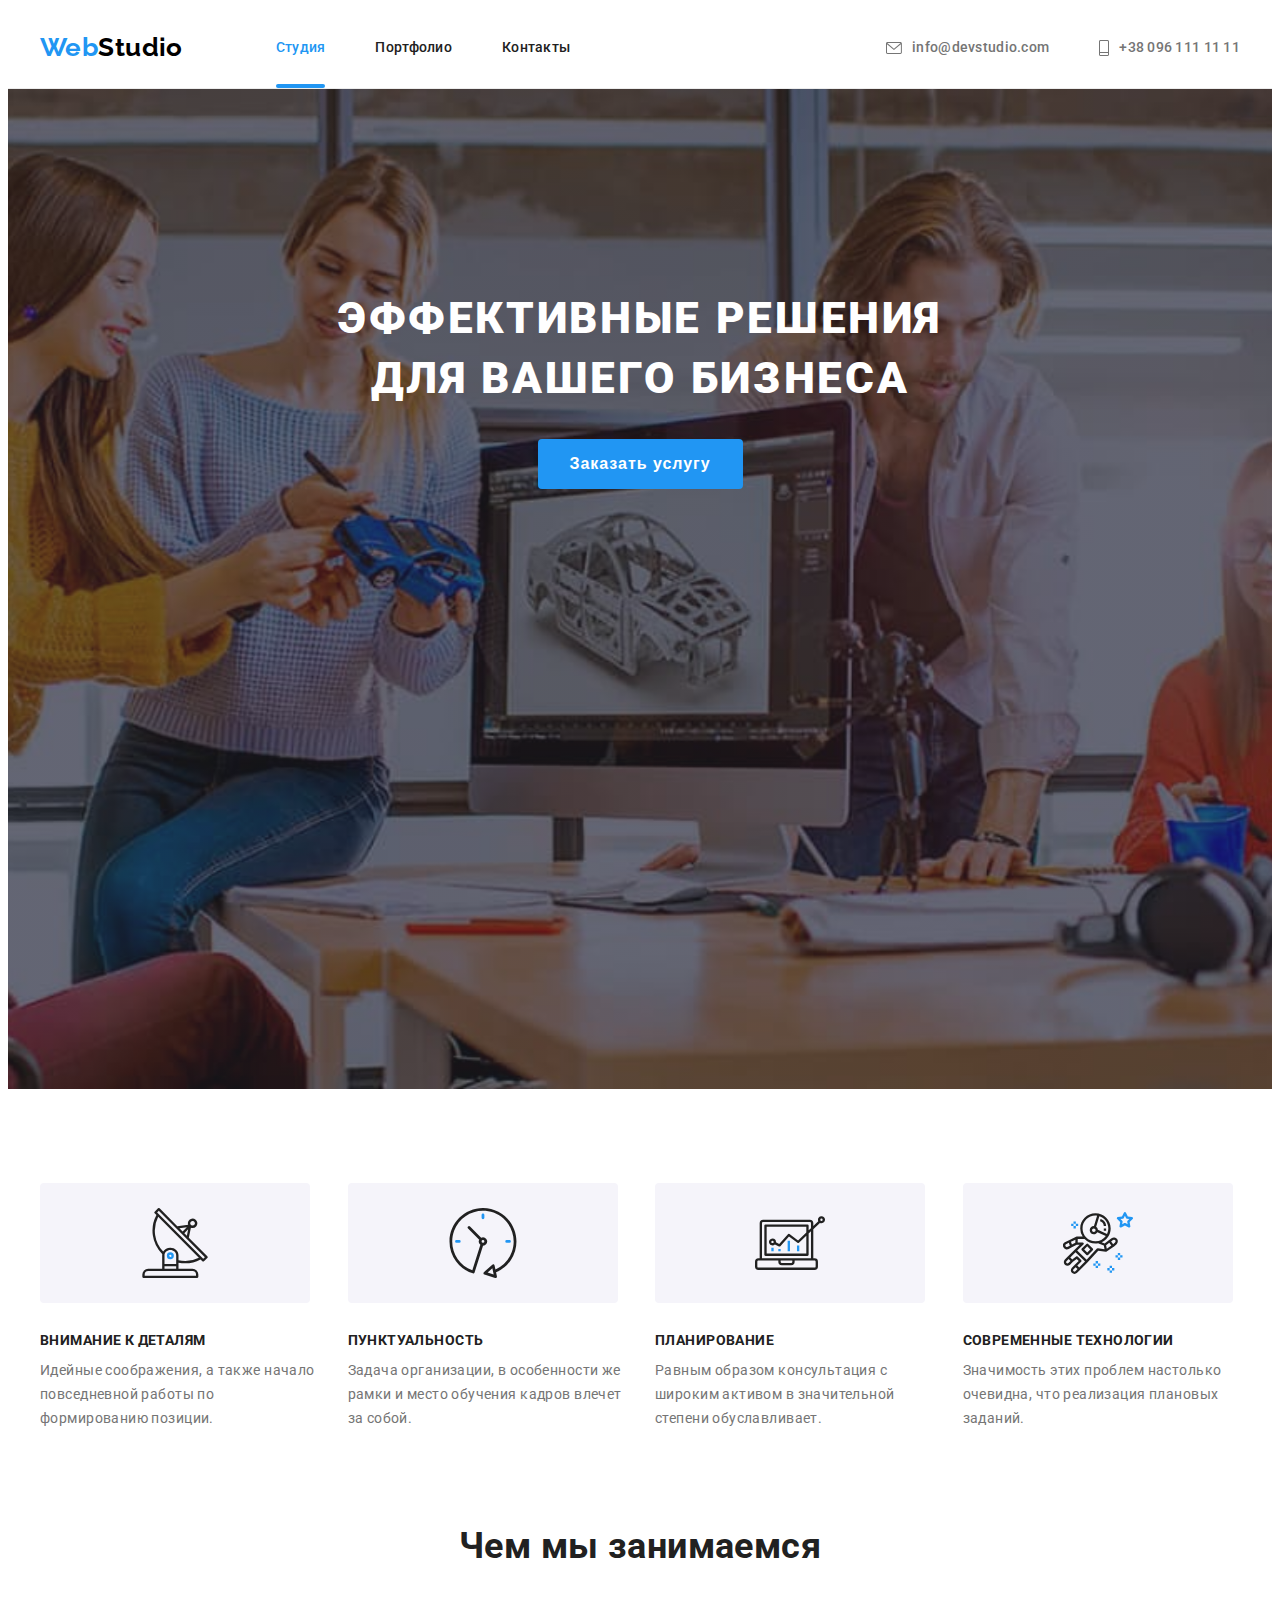
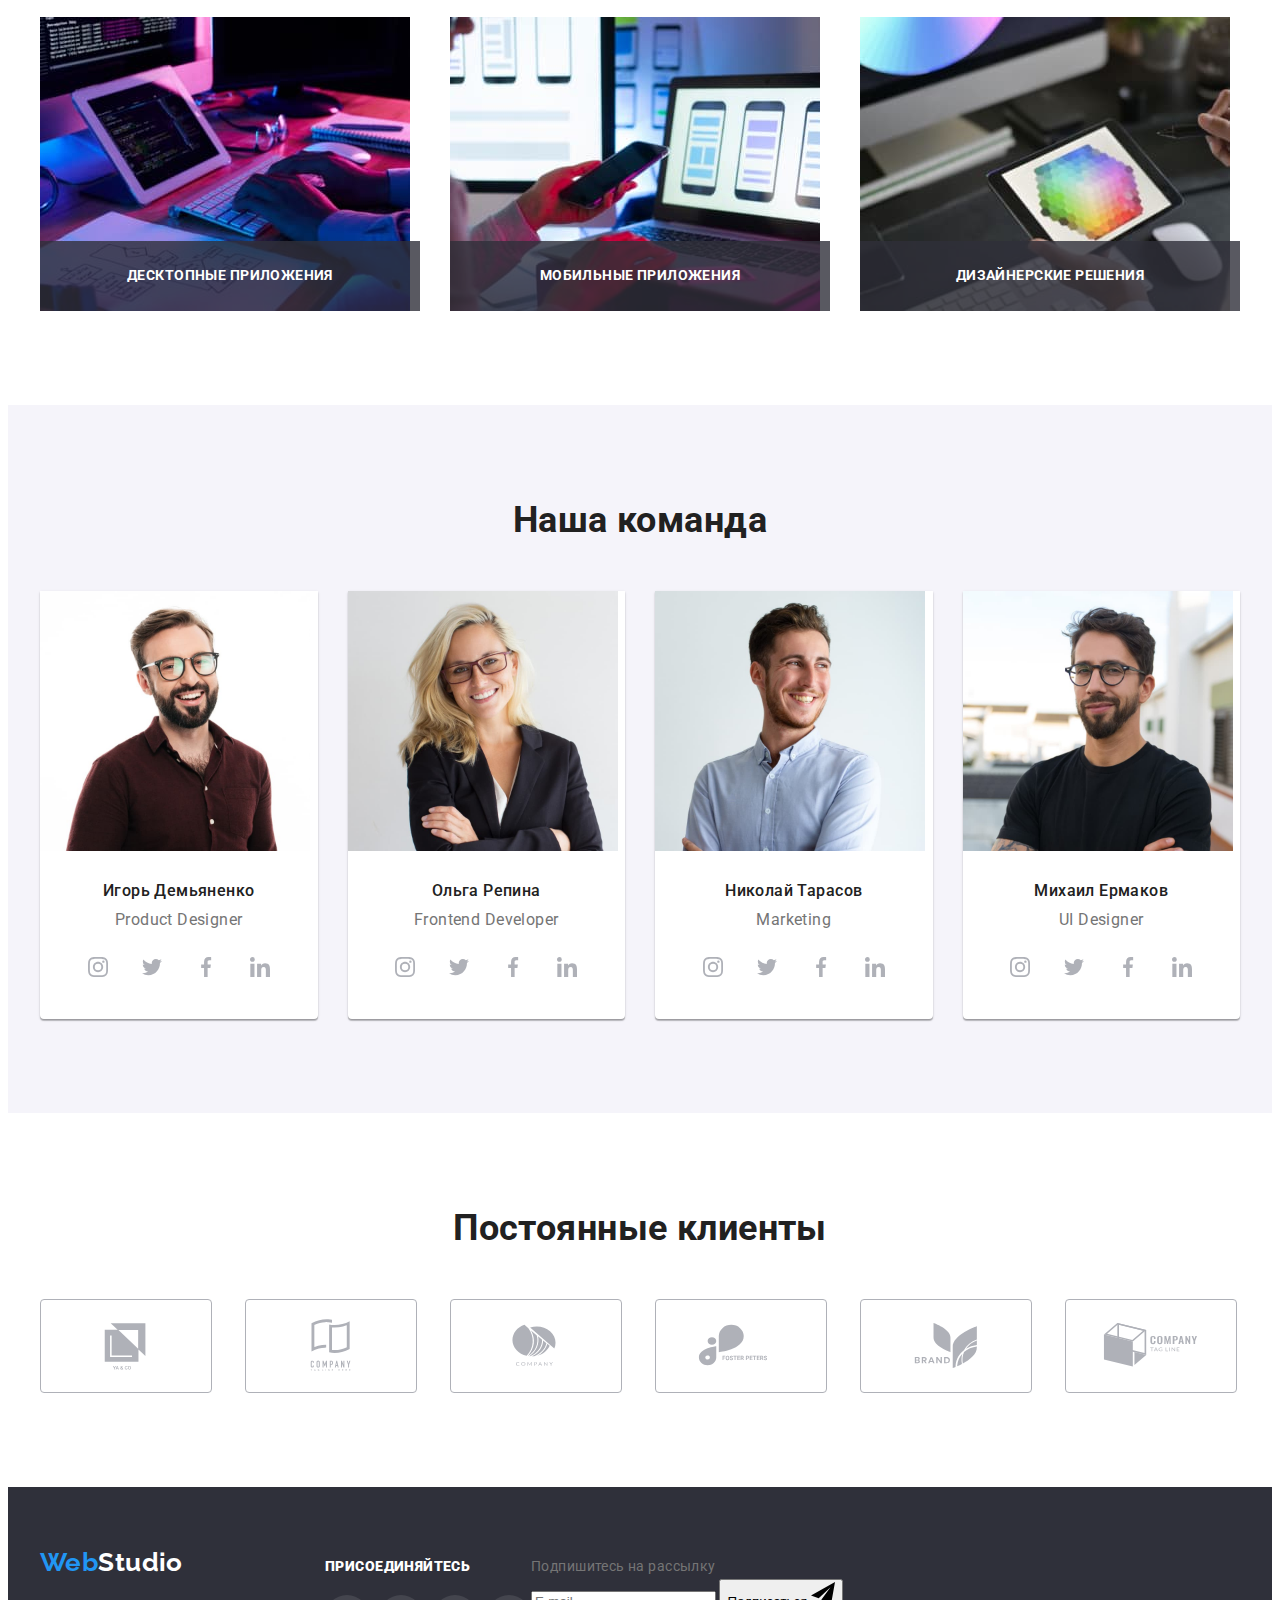
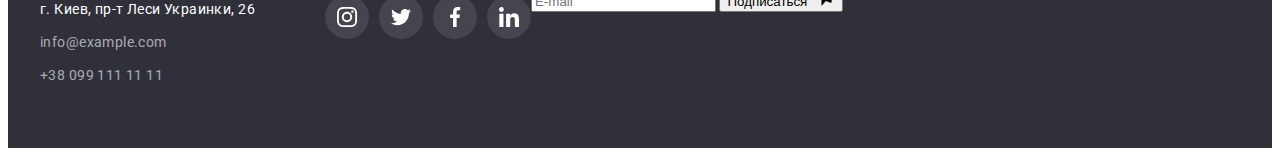
<file: index.html>
<!DOCTYPE html>
<html lang="ru">
	<head>
		<meta charset="UTF-8">
		<meta http-equiv="X-UA-Compatible" content="IE=edge">
		<meta name="viewport" content="width=device-width, initial-scale=1.0">
		<title>WebStudio</title>
		<link rel="preconnect" href="https://fonts.gstatic.com">
		<link href="https://fonts.googleapis.com/css2?family=Raleway:wght@700&family=Roboto:wght@400;500;700;900&display=swap"
			rel="stylesheet">
		<link rel="stylesheet" href="https://cdnjs.cloudflare.com/ajax/libs/animate.css/4.1.1/animate.min.css" />
		<link rel="stylesheet" href="https://cdnjs.cloudflare.com/ajax/libs/modern-normalize/1.0.0/modern-normalize.min.css"
				integrity="sha512-ISS7cAi1PEhQ8jnbJpJZMd29NlhNj4AWYyLOSp2CE/CsHxTCu+r+t0D2yoJudVrd0/8fTVPUVDzY5Tvli75u/g=="
				crossorigin="anonymous" />
		<link rel="stylesheet" href="./css/styles.css">
 </head>

	<body>
		<header class="page-header">
				<div class="header-container container">
					<nav class="header-nav">
						<a class="logo-header logo text animate__rubberBand" href="./index.html" lang="en"><span class="logo-accent">Web</span>Studio</a>

						<!--Site navigation-->
						<ul class="menu-nav list ">
							<li class="menu-item">
								<a class="menu-link active text font" href="./index.html" >Студия</a>
							</li>
							<li class="menu-item">
								<a class="menu-link text font" href="./portfolio.html">Портфолио</a>
							</li>
							<li class="menu-item">
								<a class="menu-link text font" href="" >Контакты</a>
							</li>
						</ul>
					</nav>

					<!--Contacts-->
					<ul class="contacts-header list">
						<li class="contact-item">
							<a class="contact-link-header text font" href="mailto:info@devstudio.com">
								<svg class="contact-icon" width="16" height="12">
								  <use href="./images/sprite.svg#envelope"> </use>
							  </svg>info@devstudio.com
							</a>
						</li>
						<li class="contact-item">
							<a class="contact-link-header text font" href="tel:+380961111111">
								<svg class="contact-icon" width="10" height="16">
								  <use href="./images/sprite.svg#smartphone"></use>
							  </svg>+38 096 111 11 11
							</a>
						</li>
					</ul>
			</div>	
		</header>
		<main>

		<!--Hero-->
			<section class="section-hero">
				<div class="hero-container container">
					<h1 class="hero-title">Эффективные решения для вашего бизнеса</h1>
					<button class="btn-hero" type="button" data-modal-open>Заказать услугу</button>
				</div>
			</section>

			<!--Our qualities-->
			<section class="section-quality">
				<div class="container">

					<!--Hidden title-->
					<h2 class="visually-hidden">профессиональные качества</h2>

					<!--Qualities list-->
					<ul class="qualities-list list">
						<li class="qualities-item">
							<div class="conteiner-img">
								<svg class="qualities-icon">
									<use href="./images/sprite.svg#antenna"></use>
								</svg>
							</div>
							<h3 class="qualities-title">Внимание к деталям</h3>
							<p class="qualities-desc">Идейные соображения, а также начало повседневной работы по формированию позиции.</p>
						</li>
						<li class="qualities-item">
								<div class="conteiner-img">
									<svg class="qualities-icon">
										<use href="./images/sprite.svg#clock"></use>
									</svg>
								</div>
							<h3 class="qualities-title">Пунктуальность</h3>
							<p class="qualities-desc">Задача организации, в особенности же рамки и место обучения кадров влечет за собой.</p>
						</li>
						<li class="qualities-item">
								<div class="conteiner-img">
									<svg class="qualities-icon">
										<use href="./images/sprite.svg#diagram"></use>
									</svg>
								</div>
							<h3 class="qualities-title">Планирование</h3>
							<p class="qualities-desc">Равным образом консультация с широким активом в значительной степени обуславливает.</p>
						</li>
						<li class="qualities-item">
								<div class="conteiner-img">
									<svg class="qualities-icon">
										<use href="./images/sprite.svg#astronaut"></use>
									</svg>
								</div>
							<h3 class="qualities-title">Современные технологии</h3>
							<p class="qualities-desc">Значимость этих проблем настолько очевидна, что реализация плановых заданий.</p>
						</li>
					</ul>
				</div>
			</section>

			<!--Our work-->
			<section class="section-work section">
				<div class="container">
					<h2 class="section-title">Чем мы занимаемся</h2>
					<ul class="work-list list">
						<li class="work-item">
							<div class="label-work">	
								<img class="work-img" src="./images/working_out/img_1.jpg" alt="десктопные приложения" width="370" height="294">
								<p class="label-description">Десктопные приложения</p>
							</div>
						</li>
						<li class="work-item">
							<div class="label-work">	
								<img class="work-img" src="./images/working_out/img_2.jpg" alt="мобильные приложения" width="370" height="294">
								<p class="label-description">Мобильные приложения</p>
							</div>

						</li>
						<li class="work-item">
							<div class="label-work">	
								<img class="work-img" src="./images/working_out/img_3.jpg" alt="дизайнерские решения" width="370" height="294">
								<p class="label-description">Дизайнерские решения</p>
							</div>

						</li>
					</ul>
				</div>
			</section>

		<!--Team-->
			<section class="section-team section">
				<div class="container">
					<h2 class="section-title">Наша команда</h2>
					<ul class="participants-list list">
						<li class="participants-item">
							<img class="participant-img" src="./images/team/img_team_1.jpg" alt="сотрудник команды игорь" width="270" height="260">
							<div class="participants-list-content">
								<h3 class="participant-name">Игорь Демьяненко</h3>
								<p class="participant-position">Product Designer</p>
								<ul class="social-list list">
									<li class="social-list-title">
										<a class="social-list-link link" href="https://www.instagram.com/"
											target="_blank" rel="noreferrer noopener">
											<svg class="social-list-icon">
												<use href="./images/sprite.svg#instagram"></use>
											</svg>
										</a>
									</li>
									<li class="social-list-title">
										<a class="social-list-link link" href="https://www.twitter.com/"
											target="_blank" rel="noreferrer noopener">
											<svg class="social-list-icon">
												<use href="./images/sprite.svg#twitter"></use>
											</svg>
										</a>
									</li>
									<li class="social-list-title">
										<a class="social-list-link link" href="https://www.facebook.com/"
											target="_blank" rel="noreferrer noopener">
											<svg class="social-list-icon">
												<use href="./images/sprite.svg#facebook"></use>
											</svg>
										</a>
									</li>
									<li class="social-list-title">
										<a class="social-list-link link" href="https://www.linkedin.com/"
											target="_blank" rel="noreferrer noopener">
											<svg class="social-list-icon">
												<use href="./images/sprite.svg#linkedin"></use>
											</svg>
										</a>
									</li>
								</ul>
							</div>
						</li>
						<li class="participants-item">
							<img class="participant-img" src="./images/team/img_team_2.jpg" alt="coотрудник команды ольга" width="270" height="260">
							<div class="participants-list-content">
							  <h3 class="participant-name">Ольга Репина</h3>
							  <p class="participant-position">Frontend Developer</p>
									<ul class="social-list list">
										<li class="social-list-title">
											<a class="social-list-link link" href="https://www.instagram.com/"
												target="_blank" rel="noreferrer noopener">
												<svg class="social-list-icon">
													<use href="./images/sprite.svg#instagram"></use>
												</svg>
											</a>
										</li>
										<li class="social-list-title">
											<a class="social-list-link link" href="https://www.twitter.com/"
												target="_blank" rel="noreferrer noopener">
												<svg class="social-list-icon">
													<use href="./images/sprite.svg#twitter"></use>
												</svg>
											</a>
										</li>
										<li class="social-list-title">
											<a class="social-list-link link" href="https://www.facebook.com/"
												target="_blank" rel="noreferrer noopener">
												<svg class="social-list-icon">
													<use href="./images/sprite.svg#facebook"></use>
												</svg>
											</a>
										</li>
										<li class="social-list-title">
											<a class="social-list-link link" href="https://www.linkedin.com/"
												target="_blank" rel="noreferrer noopener">
												<svg class="social-list-icon">
													<use href="./images/sprite.svg#linkedin"></use>
												</svg>
											</a>
										</li>
									</ul>
							</div>
						</li>
						<li class="participants-item">
							<img class="participant-img" src="./images/team/img_team_3.jpg" alt="cотрудник команды николай" width="270" height="260">
							<div class="participants-list-content">
							  <h3 class="participant-name">Николай Тарасов</h3>
							  <p class="participant-position">Marketing</p>
									<ul class="social-list list">
										<li class="social-list-title">
											<a class="social-list-link link" href="https://www.instagram.com/"
											  target="_blank" rel="noreferrer noopener">
												<svg class="social-list-icon">
													<use href="./images/sprite.svg#instagram"></use>
												</svg>
											</a>
										</li>
										<li class="social-list-title">
											<a class="social-list-link link" href="https://www.twitter.com/"
												target="_blank" rel="noreferrer noopener">
												<svg class="social-list-icon">
													<use href="./images/sprite.svg#twitter"></use>
												</svg>
											</a>
										</li>
										<li class="social-list-title">
											<a class="social-list-link link" href="https://www.facebook.com/"
												target="_blank" rel="noreferrer noopener">
												<svg class="social-list-icon">
													<use href="./images/sprite.svg#facebook"></use>
												</svg>
											</a>
										</li>
										<li class="social-list-title">
											<a class="social-list-link link" href="https://www.linkedin.com/"
												target="_blank" rel="noreferrer noopener">
												<svg class="social-list-icon">
													<use href="./images/sprite.svg#linkedin"></use>
												</svg>
											</a>
										</li>
									</ul>
							</div>
						</li>
						<li class="participants-item">
							<img class="participant-img" src="./images/team/img_team_4.jpg" alt="cотрудник команды михаил" width="270" height="260">
							<div class="participants-list-content">
							  <h3 class="participant-name">Михаил Ермаков</h3>
							  <p class="participant-position">UI Designer</p>
									<ul class="social-list list">
										<li class="social-list-title">
											<a class="social-list-link link" href="https://www.instagram.com/"
												target="_blank" rel="noreferrer noopener">
												<svg class="social-list-icon">
													<use href="./images/sprite.svg#instagram"></use>
												</svg>
											</a>
										</li>
										<li class="social-list-title">
											<a class="social-list-link link" href="https://www.twitter.com/"
												target="_blank" rel="noreferrer noopener">
												<svg class="social-list-icon">
													<use href="./images/sprite.svg#twitter"></use>
												</svg>
											</a>
										</li>
										<li class="social-list-title">
											<a class="social-list-link link" href="https://www.facebook.com/"
												target="_blank" rel="noreferrer noopener">
												<svg class="social-list-icon">
													<use href="./images/sprite.svg#facebook"></use>
												</svg>
											</a>
										</li>
										<li class="social-list-title">
											<a class="social-list-link link" href="https://www.linkedin.com/"
												target="_blank" rel="noreferrer noopener">
												<svg class="social-list-icon">
													<use href="./images/sprite.svg#linkedin"></use>
												</svg>
											</a>
										</li>
									</ul>
							</div>
						</li>
					</ul>
				</div>
			</section>

					<!-- Clients -->
					
					<section class="section-clients section">
						<div class="container">
							<h2 class="section-title">Постоянные клиенты</h2>
							<ul class="clients-list list">
								<li class="client-item">
									<a class="client-company-link" href="">
										<svg class="company-logo">
											<use href="./images/sprite.svg#yako"></use>
										</svg>
									</a>
								</li>
								<li class="client-item">
									<a class="client-company-link" href="">
										<svg class="company-logo">
											<use href="./images/sprite.svg#here"></use>
										</svg></a>
								</li>
								<li class="client-item">
									<a class="client-company-link" href="">
										<svg class="company-logo">
											<use href="./images/sprite.svg#company"></use>
										</svg>
									</a>
								</li>
								<li class="client-item">
									<a class="client-company-link" href="">
										<svg class="company-logo">
											<use href="./images/sprite.svg#fosterpeters"></use>
										</svg>
									</a>
								</li>
								<li class="client-item">
									<a class="client-company-link" href="">
										<svg class="company-logo">
											<use href="./images/sprite.svg#brand"></use>
										</svg>
									</a>
								</li>
								<li class="client-item">
									<a class="client-company-link" href="">
										<svg class="company-logo">
											<use href="./images/sprite.svg#tagline"></use>
										</svg>
									</a>
								</li>
							</ul>
						</div>
					</section>
		</main>

		<footer class="footer">
			<div class="footer-container container">
				<div class="address-footer ">
					<a class="logo-footer logo text" href="./index.html" lang="en"><span class="logo-accent">Web</span>Studio</a>
					<address class="address">
						<ul class="contacts-list list">
							<li class="contacts-item">
								<a class="our-address text" href="https://goo.gl/maps/fqdsJeKu8w5rpEoA8"  target="_blank" rel="noopener noreferrer">г. Киев, пр-т Леси
									Украинки, 26</a>
							</li>
							<li class="contacts-item">
								<a class="contact-link mail text" href="mailto:info@example.com">info@example.com</a>
							</li>
							<li class="contacts-item">
								<a class="contact-link tel text" href="tel:+380991111111">+38 099 111 11 11</a>
							</li>
						</ul>
					</address>
				</div>
				<div class="footer-social">
					<p class="social-title"><b>присоединяйтесь</b></p>
					<ul class="footer-social-list list">
						<li class="footer-social-item">
							<a class="footer-social-link" href="https://www.instagram.com/"
							target="_blank" rel="noreferrer noopener">
								<svg class="footer-social-icon">
									<use href="./images/sprite.svg#instagram"></use>
								</svg>
							</a>
						</li>
						<li class="footer-social-item">
							<a class="footer-social-link" href="https://www.twitter.com/"
							target="_blank" rel="noreferrer noopener">
								<svg class="footer-social-icon">
									<use href="./images/sprite.svg#twitter"></use>
								</svg>
							</a>
						</li>
						<li class="footer-social-item">
							<a class="footer-social-link" href="https://www.facebook.com/"
							target="_blank" rel="noreferrer noopener">
								<svg class="footer-social-icon">
									<use href="./images/sprite.svg#facebook"></use>
								</svg>
							</a>
						</li>
						<li class="footer-social-item">
							<a class="footer-social-link" href="https://www.linkedin.com/"
							target="_blank" rel="noreferrer noopener">
								<svg class="footer-social-icon">
									<use href="./images/sprite.svg#linkedin"></use>
								</svg>
							</a>
						</li>
					</ul>
				</div>
				<div class="footer-mailing">
						<p class="form-mailing-title">Подпишитесь на рассылку</p>
					<form action="#" class="form-mailing">
						<label class="form-mailing-fielid">
							<input class="form-mailing-iput" type="email" name="email" placeholder="E-mail" >
						</label>
						<button type="submit" class="footer-form-btn">
							Подписаться
							<svg class="btn-icon" width="24" height="24">
								<use href="./images/sprite-ok.svg#icon-send"></use>
							</svg>
						</button>
					</form>
				</div>
				
			</div>
		</footer>
		<div class="backdrop is-hidden" data-modal>
			<div class="modal">
				<button type="button" class="modal-close-btn" data-modal-close>
					<svg class="close-btn-icon" width="18" height="18">
						<use href="./images/sprite.svg#close-black"></use>
					</svg>
				</button>
				<form action="#" method="GET" class="modal-form">
					<p class="modal-form-head">Оставьте свои данные, мы вам перезвоним</p>
					<label class="modal-form-field">
						Имя
						<span class="modal-form-input-wrapper">
							<input type="text" name="user-name" class="modal-form-input" minlength="2" required>
							<svg class="modal-form-icon" width="12" height="12">
								<use href="./images/sprite.svg#icon-form-name"></use>
							</svg>
						</span>
					</label>
					<label class="modal-form-field">
						Телефон
						<span class="modal-form-input-wrapper">
							<input type="tel" name="user-phone" class="modal-form-input" required
							pattern="[0-9]{3}-[0-9]{3}-[0-9]{2}-[0-9]{2}" title="096-111-11-11">
							<svg class="modal-form-icon" width="13" height="13">
								<use href="./images/sprite.svg#icon-form-tel"></use>
							</svg>
						</span>
					</label>
					<label class="modal-form-field">
						Почта
						<span class="modal-form-input-wrapper">
							<input type="email" name="user-email" class="modal-form-input" required>
							<svg class="modal-form-icon" width="15" height="12">
								<use href="./images/sprite.svg#icon-form-mail"></use>
							</svg>
						</span>
					</label>
					<label class="modal-form-field">
						Комментарий
						<textarea name="user-message" class="modal-form-message" placeholder="Введите текст"></textarea>
					</label>
					<label class="modal-form-check">
						<input class="form-check-input visually-hidden-checkbox" type="checkbox" name="user-policy"  required />
						<span class="checkbox-icon"> </span>
						Соглашаюсь с рассылкой и принимаю
						<a class="modal-form-policy-link" href=""> Условия договора</a>
					</label>
				
						<button type="submit" class="modal-form-btn">Отправить</button>
				</form>
			</div>
		</div>
		<script src="./js/modal.js"></script>
	</body>
</html>
</file>
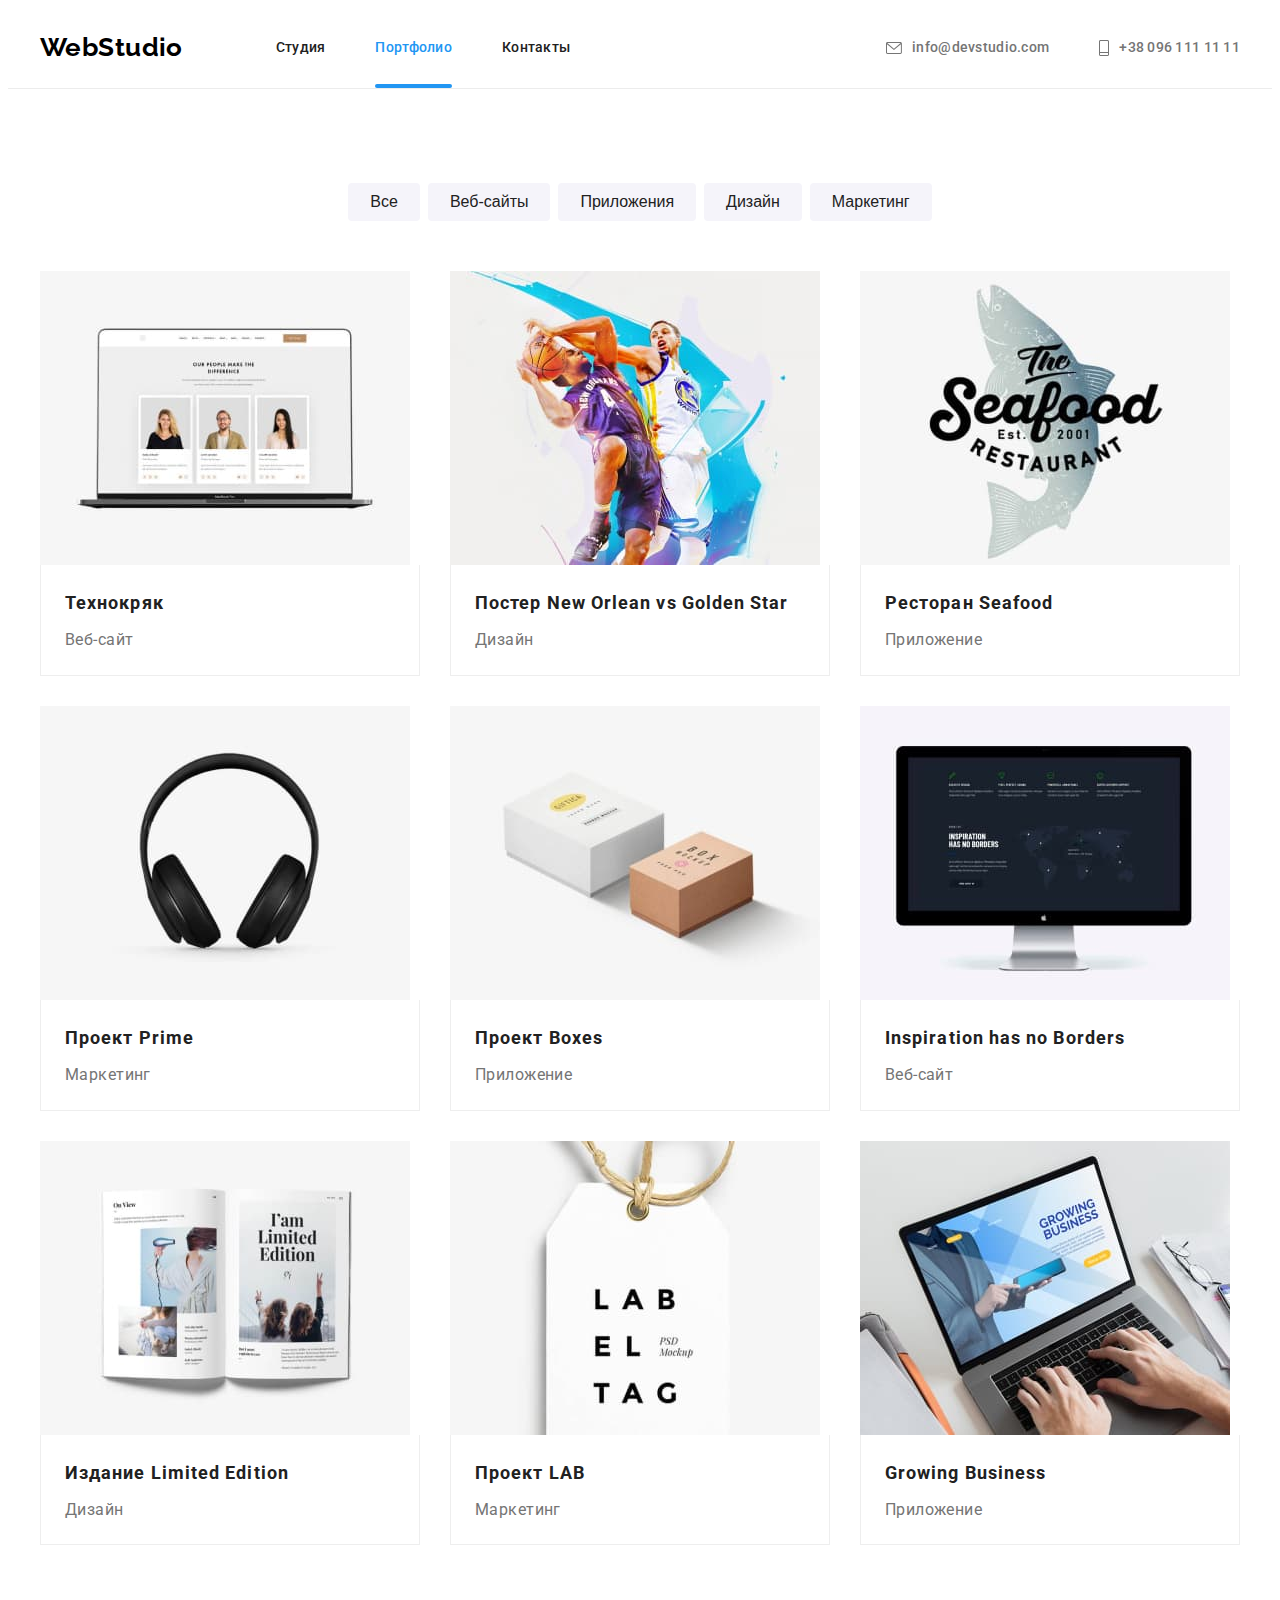
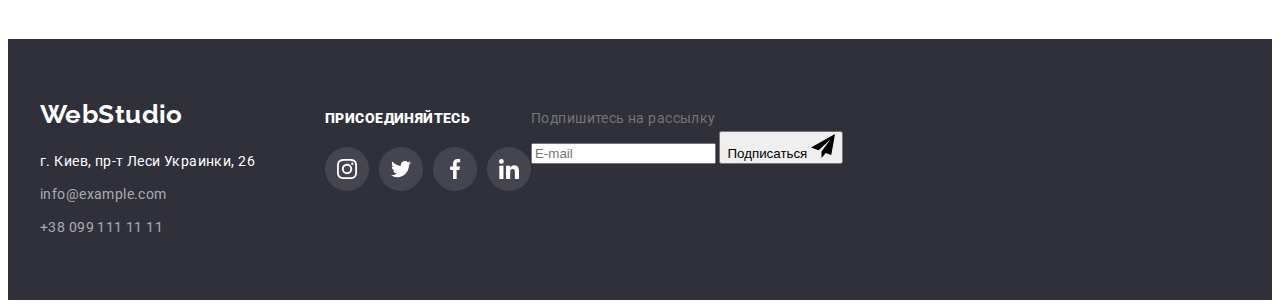
<file: portfolio.html>
<!DOCTYPE html>
<html lang="ru">
  <head>
    <meta charset="UTF-8">
    <meta http-equiv="X-UA-Compatible" content="IE=edge">
    <meta name="viewport" content="width=device-width, initial-scale=1.0">
    <title>WebStudio</title>
    <link rel="preconnect" href="https://fonts.gstatic.com">
    <link href="https://fonts.googleapis.com/css2?family=Raleway:wght@700&family=Roboto:wght@400;500;700;900&display=swap"
      rel="stylesheet">
    <link rel="stylesheet" href="https://cdnjs.cloudflare.com/ajax/libs/animate.css/4.1.1/animate.min.css" />
    <link rel="stylesheet" href="https://cdnjs.cloudflare.com/ajax/libs/modern-normalize/1.0.0/modern-normalize.min.css"
      integrity="sha512-ISS7cAi1PEhQ8jnbJpJZMd29NlhNj4AWYyLOSp2CE/CsHxTCu+r+t0D2yoJudVrd0/8fTVPUVDzY5Tvli75u/g=="
      crossorigin="anonymous" />
    <link rel="stylesheet" href="./css/styles.css">
  </head>
 
 <body>
    <header class="page-header">
      <div class="container header-container">
        <nav class="header-nav">
          <a class="logo-header logo text animate__rubberBand" href="./index.html" lang="en"><span>Web</span>Studio</a>
    
          <!--Site navigation-->
          <ul class="menu-nav list ">
            <li class="menu-item">
              <a class="menu-link text font" href="./index.html">Студия</a>
            </li>
            <li class="menu-item">
              <a class="menu-link active text font" href="./portfolio.html">Портфолио</a>
            </li>
            <li class="menu-item">
              <a class="menu-link text font" href="">Контакты</a>
            </li>
          </ul>
        </nav>
    
        <!--Contacts-->
          <ul class="contacts-header list">
            <li class="contact-item">
              <a class="contact-link-header text font" href="mailto:info@devstudio.com">
                <svg class="contact-icon" width="16" height="12">
                  <use href="./images/sprite.svg#envelope"> </use>
                </svg>info@devstudio.com
              </a>
            </li>
            <li class="contact-item">
              <a class="contact-link-header text font" href="tel:+380961111111">
                <svg class="contact-icon" width="10" height="16">
                  <use href="./images/sprite.svg#smartphone"></use>
                </svg>+38 096 111 11 11
              </a>
            </li>
          </ul>
      </div>
    </header>
     <main>

      <!--Portfolio navigation-->
      <section class="nav-portfolio section">
        <div class="container">

          <!--Hidden title-->
          <h1 class="visually-hidden">проекты вебстудио</h1>
          
          <!--Filters-->
          <ul class="portfolio-filters list">
            <li class="filters-item">
              <button class="btn-portfolio" type="button">Все</button>
            </li>
            <li class="filters-item">
              <button class="btn-portfolio" type="button">Веб-сайты</button>
            </li>
            <li class="filters-item">
              <button class="btn-portfolio" type="button">Приложения</button>
            </li>
            <li class="filters-item">
              <button class="btn-portfolio" type="button">Дизайн</button>
            </li>
            <li class="filters-item">
              <button class="btn-portfolio" type="button">Маркетинг</button>
            </li>
          </ul>
          
          <!--Works list-->
          <ul class="portfolio-list list">
            <li class="portfolio-item">
              <a class="portfolio-list-link text" href="" >
                <div class="portfolio-img-wrapper">
                  <img class="portfolio-img" src="./images/portfolio/img1.jpg" alt="страница сайта на макбуке" width="370" height="294">
                  <p class="overlay">Технокряк это современная площадка распространения коронавируса. Компании используют эту платформу для цифрового
                  шпионажа и атак на защищённые сервера конкурентов.</p>
                </div>
                <div class="portfolio-list-content">
                  <h3 class="portfolio-title">Технокряк</h3>
                  <p class="portfolio-list-desc">Веб-сайт</p>
                </div>
              </a>
            </li>
            <li class="portfolio-item">
              <a class="portfolio-list-link text" href="">
                <div class="portfolio-img-wrapper">
                  <img class="portfolio-img" src="./images/portfolio/img2.jpg" alt="противостояние двух баскетболистов" width="370"
                    height="294">
                  <p class="overlay">Технокряк это современная площадка распространения коронавируса. Компании используют эту
                    платформу для цифрового
                    шпионажа и атак на защищённые сервера конкурентов.</p>
                </div>
                <div class="portfolio-list-content">
                  <h3 class="portfolio-title">Постер New Orlean vs Golden Star</h3>
                  <p class="portfolio-list-desc">Дизайн</p>
                </div>
              </a>
            </li>
            <li class="portfolio-item">
              <a class="portfolio-list-link text" href="">
                <div class="portfolio-img-wrapper">
                  <img class="portfolio-img" src="./images/portfolio/img3.jpg" alt="логотип ресторана" width="370" height="294">
                  <p class="overlay">Технокряк это современная площадка распространения коронавируса. Компании используют эту
                    платформу для цифрового
                    шпионажа и атак на защищённые сервера конкурентов.</p>
                </div>
                <div class="portfolio-list-content">
                  <h3 class="portfolio-title">Ресторан Seafood</h3>
                  <p class="portfolio-list-desc">Приложение</p>
                </div>
              </a>
            </li>
            <li class="portfolio-item">
              <a class="portfolio-list-link text" href="">
                <div class="portfolio-img-wrapper">
                  <img class="portfolio-img" src="./images/portfolio/img4.jpg" alt="наушники" width="370" height="294">
                  <p class="overlay">Технокряк это современная площадка распространения коронавируса. Компании используют эту
                    платформу для цифрового
                    шпионажа и атак на защищённые сервера конкурентов.</p>
                </div>
                <div class="portfolio-list-content">
                  <h3 class="portfolio-title">Проект Prime</h3>
                  <p class="portfolio-list-desc">Маркетинг</p>
                </div>
              </a>
            </li>
            <li class="portfolio-item">
              <a class="portfolio-list-link text" href="">
                <div class="portfolio-img-wrapper">
                  <img class="portfolio-img" src="./images/portfolio/img5.jpg" alt="два бокса с аббревиатурой" width="370" height="294">
                  <p class="overlay">Технокряк это современная площадка распространения коронавируса. Компании используют эту
                    платформу для цифрового
                    шпионажа и атак на защищённые сервера конкурентов.</p>
                </div>
                <div class="portfolio-list-content">
                  <h3 class="portfolio-title">Проект Boxes</h3>
                  <p class="portfolio-list-desc">Приложение</p>
                </div>
              </a>
            </li>
            <li class="portfolio-item">
              <a class="portfolio-list-link text" href="">
                <div class="portfolio-img-wrapper">
                  <img class="portfolio-img" src="./images/portfolio/img6.jpg" alt="страница сайта" width="370" height="294">
                  <p class="overlay">Технокряк это современная площадка распространения коронавируса. Компании используют эту
                    платформу для цифрового
                    шпионажа и атак на защищённые сервера конкурентов.</p>
                </div>
                <div class="portfolio-list-content">
                  <h3 class="portfolio-title">Inspiration has no Borders</h3>
                  <p class="portfolio-list-desc">Веб-сайт</p>
                </div>
              </a>
            </li>
            <li class="portfolio-item">
              <a class="portfolio-list-link text" href="">
                <div class="portfolio-img-wrapper">
                  <img src="./images/portfolio/img7.jpg" alt="журнал" width="370" height="294">
                  <p class="overlay">Технокряк это современная площадка распространения коронавируса. Компании используют эту
                    платформу для цифрового
                    шпионажа и атак на защищённые сервера конкурентов.</p>
                </div>
                <div class="portfolio-list-content">
                  <h3 class="portfolio-title">Издание Limited Edition</h3>
                  <p class="portfolio-list-desc">Дизайн</p>
                </div>
              </a>
            </li>
            <li class="portfolio-item">
              <a class="portfolio-list-link text" href="">
                <div class="portfolio-img-wrapper">
                  <img class="portfolio-img" src="./images/portfolio/img8.jpg" alt="бирка с аббревиатурой" width="370" height="294">
                  <p class="overlay">Технокряк это современная площадка распространения коронавируса. Компании используют эту
                    платформу для цифрового
                    шпионажа и атак на защищённые сервера конкурентов.</p>
                </div>
                <div class="portfolio-list-content">
                  <h3 class="portfolio-title">Проект LAB</h3>
                  <p class="portfolio-list-desc">Маркетинг</p>
                </div>
              </a>
            </li>
            <li class="portfolio-item">
              <a class="portfolio-list-link text" href="">
                <div class="portfolio-img-wrapper">
                  <img class="portfolio-img" src="./images/portfolio/img9.jpg" alt="человек пользуется ноутбуком" width="370"
                    height="294">
                  <p class="overlay">Технокряк это современная площадка распространения коронавируса. Компании используют эту
                    платформу для цифрового
                    шпионажа и атак на защищённые сервера конкурентов.</p>
                </div>
                <div class="portfolio-list-content">
                  <h3 class="portfolio-title">Growing Business</h3>
                  <p class="portfolio-list-desc">Приложение</p>
                </div>
              </a>
            </li>
          </ul>
        </div>
      </section>
    </main>

      <footer class="footer">
        <div class="footer-container container">
          <div class="address-footer ">
            <a class="logo-footer logo text" href="./index.html" lang="en"><span>Web</span>Studio</a>
            <address class="address">
              <ul class="contacts-list list">
                <li class="contacts-item">
                  <a class="our-address text" href="https://goo.gl/maps/fqdsJeKu8w5rpEoA8" target="_blank"
                    rel="noopener noreferrer">г. Киев, пр-т Леси
                    Украинки, 26</a>
                </li>
                <li class="contacts-item">
                  <a class="contact-link mail text" href="mailto:info@example.com">info@example.com</a>
                </li>
                <li class="contacts-item">
                  <a class="contact-link tel text" href="tel:+380991111111">+38 099 111 11 11</a>
                </li>
              </ul>
            </address>
          </div>
          <div class="footer-social">
            <p class="social-title"><b>присоединяйтесь</b></p>
            <ul class="footer-social-list list">
              <li class="footer-social-item">
                <a class="footer-social-link" href="https://www.instagram.com/" target="_blank" rel="noreferrer noopener">
                  <svg class="footer-social-icon">
                    <use href="./images/sprite.svg#instagram"></use>
                  </svg>
                </a>
              </li>
              <li class="footer-social-item">
                <a class="footer-social-link" href="https://www.twitter.com/" target="_blank" rel="noreferrer noopener">
                  <svg class="footer-social-icon">
                    <use href="./images/sprite.svg#twitter"></use>
                  </svg>
                </a>
              </li>
              <li class="footer-social-item">
                <a class="footer-social-link" href="https://www.facebook.com/" target="_blank" rel="noreferrer noopener">
                  <svg class="footer-social-icon">
                    <use href="./images/sprite.svg#facebook"></use>
                  </svg>
                </a>
              </li>
              <li class="footer-social-item">
                <a class="footer-social-link" href="https://www.linkedin.com/" target="_blank" rel="noreferrer noopener">
                  <svg class="footer-social-icon">
                    <use href="./images/sprite.svg#linkedin"></use>
                  </svg>
                </a>
              </li>
            </ul>
          </div>
            <div class="footer-mailing">
              <p class="form-mailing-title">Подпишитесь на рассылку</p>
              <form action="#" class="form-mailing">
                <label class="form-mailing-fielid">
                  <input class="form-mailing-iput" type="email" name="email" placeholder="E-mail">
                </label>
                <button type="submit" class="footer-form-btn">
                  Подписаться
                  <svg class="btn-icon" width="24" height="24">
                    <use href="./images/sprite-ok.svg#icon-send"></use>
                  </svg>
                </button>
              </form>
            </div>
        </div>
      </footer>
  </body>
</html>
</file>
<file: css/styles.css>
:root {
  --primary-text-color: #757575;
  --title-text-color: #212121;
  --accent-color: #2196f3;
  --primary-background-color: #ffffff;
  --secondary-background-color: #f5f4fa;
  --blaсk-background-color: #2f303a;
  --white-color-text: #ffffff;
  --secondary-white-color-text: rgba(255, 255, 255, 0.6);
  --black-color-text: #000000;
  --secondary-accent-color: #188ce8;
  --border-color: #ececec;
  --border-card-color: #eeeeee;
  --the-background: #e5e5e5;
  --overlay-color: rgba(33, 150, 243, 0.9);
  --background-color-hero: #c4c4c4;
  --background-color-label: rgba(47, 48, 58, 0.8);
  --fill-color-icon: #afb1b8;
}

h1,
h2,
h3,
h4,
h5,
h6,
p {
  margin-top: 0;
  margin-bottom: 0;
}

ul,
ol {
  margin-top: 0;
  margin-bottom: 0;
  padding-left: 0;
}

img {
  display: block;
}

address {
  font-style: normal;
}

body {
  background-color: var(--primary-background-color);
  color: var(--primary-text-color);
  font-family: Roboto, sans-serif;
  font-weight: 400;
  font-size: 14px;
  line-height: 1.71;
  letter-spacing: 0.03em;
}

.container {
  width: 1200px;
  padding: 0 15px 0 15px;
  margin: 0 auto;
}

.list {
  margin-top: 0;
  margin-bottom: 0;
  list-style: none;
}

.section {
  margin: 0 auto;
  padding-top: 94px;
  padding-bottom: 94px;
}

.text {
  text-decoration: none;
}

.section-title {
  color: var(--title-text-color);
  font-weight: 700;
  font-size: 36px;
  line-height: 1.17;
  text-align: center;
  margin-bottom: 50px;
}

.logo {
  font-family: Raleway;
  font-weight: 700;
  font-size: 26px;
  line-height: 1.19;
}

.font {
  font-weight: 500;
  font-size: 14px;
  line-height: 1.14;
  letter-spacing: 0.02em;
}
/*=================Hidden title=================*/
.visually-hidden {
  position: absolute;
  width: 1px;
  height: 1px;
  margin: -1px;
  border: 0;
  padding: 0;
  white-space: nowrap;
  clip-path: inset(100%);
  clip: rect(0 0 0 0);
  overflow: hidden;
}
/*=================End hidden title=================*/

.visually-hidden-checkbox {
  position: absolute !important;
  clip: rect(1px 1px 1px 1px); /* IE6, IE7 */
  clip: rect(1px, 1px, 1px, 1px);
  padding: 0 !important;
  border: 0 !important;
  height: 1px !important;
  width: 1px !important;
  overflow: hidden;
}
/*////////////////////// HEADER //////////////////////*/
.page-header {
  background-color: var(--primary-background-color);
  margin: 0 auto;
  border-bottom: 1px solid var(--border-color);
}

.header-container {
  display: flex;
  align-items: center;
}

/*=================Logo=================*/
.logo-header {
  color: var(--black-color-text);
  margin-right: 93px;
  padding-top: 24px;
  padding-bottom: 25px;
  animation-duration: 2000ms;
  animation-iteration-count: 1;
}

.logo-accent {
  color: var(--accent-color);
}
/*=================End Logo================= */

/*=================Site navigation=================*/
.header-nav {
  display: flex;
  align-items: center;
}

.menu-nav {
  display: flex;
  align-items: center;
}

.menu-item:not(:last-child) {
  margin-right: 50px;
}

.menu-link {
  display: block;
  position: relative;
  color: var(--title-text-color);
  padding: 32px 0;
  transition: color 250ms cubic-bezier(0.4, 0, 0.2, 1);
}

.active {
  color: var(--accent-color);
}

.active::after {
  display: block;
  position: absolute;
  content: '';
  width: 100%;
  height: 4px;
  background-color: var(--accent-color);
  border-radius: 2px;
  margin-top: 28px;
}

.menu-item .menu-link:hover,
.menu-item .menu-link:focus {
  color: var(--accent-color);
}
/*=================End site navigation=================*/

/*=================Contacts=================*/
.contacts-header {
  display: flex;
  align-items: center;
  margin-left: auto;
}

.contact-item:not(:last-child) {
  margin-right: 50px;
}

.contact-link-header {
  display: flex;
  align-items: center;
  color: var(--primary-text-color);
  padding: 32px 0;
  transition: color 250ms cubic-bezier(0.4, 0, 0.2, 1);
}

.contact-link-header:hover,
.contact-link-header:focus {
  color: var(--accent-color);
}

.contact-icon {
  fill: currentColor;
  margin-right: 10px;
}

/*=================End contacts=================*/

/*////////////////////// END HEADER //////////////////////*/

/*////////////////////// MAIN //////////////////////*/

/*=================Hero=================*/
.section-hero {
  max-width: 1600px;
  min-height: 600px;
  text-align: center;
  margin: 0 auto;
  padding-top: 200px;
  padding-bottom: 200px;
  background-color: var(--background-color-hero);
  background-image: linear-gradient(rgba(47, 48, 58, 0.4), rgba(47, 48, 58, 0.4)),
    url(../images/hero-img.jpg);
  background-repeat: no-repeat;
  background-position: center;
  background-size: cover;
}

.hero-title {
  color: var(--white-color-text);
  font-weight: 900;
  font-size: 44px;
  line-height: 1.36;
  width: 696px;
  margin: 0 auto 30px auto;
  letter-spacing: 0.06em;
  text-transform: uppercase;
}

.btn-hero {
  font-weight: 700;
  font-size: 16px;
  line-height: 1.87;
  letter-spacing: 0.06em;
  padding: 10px 32px;
  border: 0;
  border-radius: 4px;
  cursor: pointer;
  color: var(--white-color-text);
  background-color: var(--accent-color);
  transition: background-color 250ms cubic-bezier(0.4, 0, 0.2, 1),
    box-shadow 250ms cubic-bezier(0.4, 0, 0.2, 1);
}

.btn-hero:hover,
.btn-hero:focus {
  background-color: var(--secondary-accent-color);
  box-shadow: 0px 4px 4px rgba(0, 0, 0, 0.15);
}
/*=================End hero=================*/

/*=================Qualities list=================*/
.section-quality {
  background-color: var(--primary-background-color);
  margin: 0 auto;
  padding-top: 94px;
}
.qualities-list {
  display: flex;
  flex-wrap: wrap;
  margin-left: -30px;
  margin-top: -30px;
}

.qualities-item {
  width: 270px;
  flex-basis: calc((100% - 120px) / 4);
  margin-left: 30px;
  margin-top: 30px;
}

.qualities-title {
  color: var(--title-text-color);
  font-weight: 700;
  font-size: 14px;
  line-height: 1.14;
  text-transform: uppercase;
  margin-bottom: 10px;
}

.qualities-icon {
  width: 70px;
  height: 70px;
}

.conteiner-img {
  display: flex;
  justify-content: center;
  align-items: center;
  width: 270px;
  height: 120px;
  margin-bottom: 30px;
  border-radius: 4px;
  background-color: var(--secondary-background-color);
}

/*=================End qualities list=================*/

/*=================Our work=================*/
.section-work {
  background-color: var(--primary-background-color);
}

.work-list {
  display: flex;
  flex-wrap: wrap;
  margin-left: -30px;
  margin-top: -30px;
}

.work-item {
  flex-basis: calc((100% - 90px) / 3);
  margin-left: 30px;
  margin-top: 30px;
}

.label-work {
  position: relative;
}

.label-description {
  display: flex;
  position: absolute;
  bottom: 0;
  left: 0;
  width: 100%;
  height: 70px;
  justify-content: center;
  align-items: center;
  font-weight: 700;
  font-size: 14px;
  line-height: 1.14;
  text-transform: uppercase;
  color: var(--white-color-text);
  background-color: var(--background-color-label);
}
/*=================End our work=================*/

/*=================Team=================*/
.section-team {
  background-color: var(--secondary-background-color);
}

.participants-list {
  display: flex;
  flex-wrap: wrap;
  margin-left: -30px;
  margin-top: -30px;
}

.participants-item {
  background: var(--primary-background-color);
  flex-basis: calc((100% - 120px) / 4);
  margin-left: 30px;
  margin-top: 30px;
  border-radius: 0px 0px 4px 4px;
  box-shadow: 0px 1px 3px rgba(0, 0, 0, 0.12), 0px 1px 1px rgba(0, 0, 0, 0.14),
    0px 2px 1px rgba(0, 0, 0, 0.2);
}

.participants-list-content {
  padding-top: 30px;
  padding-bottom: 30px;
  padding-left: 32px;
  padding-right: 32px;
}

.participant-name {
  color: var(--title-text-color);
  font-weight: 500;
  font-size: 16px;
  line-height: 1.19;
  text-align: center;
  margin-bottom: 10px;
}

.participant-position {
  font-size: 16px;
  line-height: 1.19;
  text-align: center;
  margin-bottom: 16px;
}

.social-list-icon {
  fill: currentColor;
  width: 20px;
  height: 20px;
}

.social-list {
  display: flex;
  align-items: center;
  justify-content: center;
}

.social-list-title:not(:last-child) {
  margin-right: 10px;
}

.social-list-link {
  display: flex;
  justify-content: center;
  align-items: center;
  width: 44px;
  height: 44px;
  color: var(--fill-color-icon);
  background-color: var(--primary-background-color);
  border-radius: 50%;
  transition: color 250ms cubic-bezier(0.4, 0, 0.2, 1),
    background-color 250ms cubic-bezier(0.4, 0, 0.2, 1);
}

.social-list-link:hover,
.social-list-link:focus {
  background-color: var(--secondary-accent-color);
  color: var(--primary-background-color);
}

/*=================End team=================*/

/*=================Clients=================*/
.clients-list {
  display: flex;
  flex-wrap: wrap;
  margin-left: -30px;
  margin-top: -30px;
}

.client-item {
  flex-basis: calc((100% - 180px) / 6);
  margin-left: 30px;
  margin-top: 30px;
}

.client-company-link {
  display: flex;
  justify-content: center;
  align-items: center;
  width: 170px;
  height: 92px;
  border: 1px solid var(--fill-color-icon);
  color: var(--fill-color-icon);
  border-radius: 4px;
  transition: color 250ms cubic-bezier(0.4, 0, 0.2, 1),
    border-color 250ms cubic-bezier(0.4, 0, 0.2, 1);
}

.company-logo {
  fill: currentColor;
  width: 106px;
  height: 60px;
}

.client-company-link:hover,
.client-company-link:focus {
  border: 1px solid var(--accent-color);
  color: var(--accent-color);
}

/*=================End clients=================*/

/*////////////////////// END MAIN //////////////////////*/

/*////////////////////// FOOTER //////////////////////*/
.footer {
  background-color: var(--blaсk-background-color);
  margin: 0 auto;
}

.footer-container {
  display: flex;
  align-items: baseline;
}

.address-footer {
  margin-right: 70px;
}

.logo-footer {
  display: block;
  color: var(--primary-background-color);
  padding-top: 60px;
  padding-bottom: 15px;
}

.our-address {
  display: block;
  color: var(--white-color-text);
  padding-top: 5px;
  padding-bottom: 4px;
  transition: color 250ms cubic-bezier(0.4, 0, 0.2, 1);
}

.our-address:hover,
.our-address:focus {
  color: var(--accent-color);
}

.contact-link {
  display: block;
  color: var(--secondary-white-color-text);
  transition: color 250ms cubic-bezier(0.4, 0, 0.2, 1);
}

.contact-link:hover,
.contact-link:focus {
  color: var(--accent-color);
}

.mail {
  padding-top: 5px;
  padding-bottom: 5px;
}
.tel {
  padding-top: 4px;
  padding-bottom: 60px;
}

.footer-social {
  display: block;
}

.social-title {
  font-weight: 700;
  font-size: 14px;
  line-height: 1.14;
  text-transform: uppercase;
  color: var(--white-color-text);
  margin-bottom: 20px;
}

.footer-social-list {
  display: flex;
}

.footer-social-item:not(:last-child) {
  margin-right: 10px;
}

.footer-social-icon {
  fill: var(--primary-background-color);
  width: 20px;
  height: 20px;
}

.footer-social-link {
  display: flex;
  justify-content: center;
  align-items: center;
  width: 44px;
  height: 44px;
  background-color: rgba(255, 255, 255, 0.1);
  border-radius: 50%;
  transition: background-color 250ms cubic-bezier(0.4, 0, 0.2, 1);
}

.footer-social-link:hover,
.footer-social-link:focus {
  background-color: var(--accent-color);
}

/*////////////////////// END FOOTER //////////////////////*/

/*////////////////////// PORTFOLIO //////////////////////*/

/*=================Filters=================*/
.nav-portfolio {
  background-color: var(--primary-background-color);
}

.portfolio-filters {
  display: flex;
  flex-wrap: wrap;
  justify-content: center;
  margin-bottom: 50px;
}

.filters-item:not(:last-child) {
  margin-right: 8px;
}

.btn-portfolio {
  color: var(--title-text-color);
  background-color: var(--secondary-background-color);
  font-weight: 500;
  font-size: 16px;
  line-height: 26px;
  text-align: center;
  cursor: pointer;
  border: 0;
  border-radius: 4px;
  padding: 6px 22px;
  transition: background-color 250ms cubic-bezier(0.4, 0, 0.2, 1),
    box-shadow 250ms cubic-bezier(0.4, 0, 0.2, 1);
}

.btn-portfolio:hover,
.btn-portfolio:focus {
  background-color: var(--accent-color);
  color: var(--white-color-text);
  box-shadow: 0px 2px 2px 0px rgba(0, 0, 0, 0.12), 0px 1px 2px 0px rgba(0, 0, 0, 0.08),
    0px 3px 1px 0px rgba(0, 0, 0, 0.1);
}
/*=================End filters=================*/

/*=================Works list=================*/
.portfolio-title {
  color: var(--title-text-color);
  font-weight: 700;
  font-size: 18px;
  line-height: 2;
  letter-spacing: 0.06em;
  margin-bottom: 4px;
}

.portfolio-list-desc {
  font-size: 16px;
  line-height: 1.86;
  color: var(--primary-text-color);
}

.portfolio-list {
  display: flex;
  flex-wrap: wrap;
  margin-left: -30px;
  margin-top: -30px;
}

.portfolio-list-link {
  display: block;
  transition: box-shadow 250ms cubic-bezier(0.4, 0, 0.2, 1);
}

.portfolio-list-link:hover,
.portfolio-list-link:focus {
  box-shadow: 0px 1px 1px rgba(0, 0, 0, 0.12), 1px 4px 6px rgba(0, 0, 0, 0.16),
    0px 4px 4px rgba(0, 0, 0, 0.06);
}

.portfolio-item {
  width: 370px;
  flex-basis: calc((100% - 90px) / 3);
  margin-left: 30px;
  margin-top: 30px;
  background: var(--primary-background-color);
}

.portfolio-list-content {
  padding: 20px 24px;
  border: 1px solid var(--border-card-color);
  border-top: 0;
}

.portfolio-img-wrapper {
  position: relative;
  overflow: hidden;
}

.overlay {
  position: absolute;
  top: 0;
  left: 0;
  width: 100%;
  height: 100%;
  padding: 63px 24px;
  font-weight: 400;
  font-size: 18px;
  line-height: 1.56;
  letter-spacing: 0.03em;
  color: var(--white-color-text);
  background-color: var(--overlay-color);
  overflow: auto;
  transform: translateY(100%);
  transition: transform 250ms cubic-bezier(0.4, 0, 0.2, 1);
}

.portfolio-list-link:hover .overlay,
.portfolio-list-link:focus .overlay {
  transform: translateY(0%);
}

/*=================End works list=================*/
/*////////////////////// END PORTFOLIO //////////////////////*/

/*////////////////////// MODAL WINDOW //////////////////////*/
.backdrop {
  position: fixed;
  top: 0;
  left: 0;
  width: 100vw;
  height: 100vh;
  background-color: rgba(0, 0, 0, 0.2);

  z-index: 100;
  transition: opacity 2500ms linear, visibility 2500ms linear;
}
.is-hidden {
  opacity: 0;
  visibility: hidden;
  pointer-events: none;
}
.modal {
  position: absolute;
  top: 50%;
  left: 50%;
  transform: translate(-50%, -50%);
  width: 528px;
  /* height: 580px; */
  padding: 40px;
  background-color: var(--primary-background-color);
  border-radius: 4px;
  box-shadow: 0px 1px 3px rgba(0, 0, 0, 0.12), 0px 1px 1px rgba(0, 0, 0, 0.14),
    0px 2px 1px rgba(0, 0, 0, 0.2);
}
.modal-close-btn {
  display: flex;
  justify-content: center;
  align-items: center;
  position: absolute;
  top: 8px;
  right: 8px;
  width: 30px;
  height: 30px;
  background-color: transparent;
  border: 1px solid rgba(0, 0, 0, 0.1);
  border-radius: 50%;
  cursor: pointer;
  padding: 0;
}
.modal-form {
  display: flex;
  flex-direction: column;
}

.modal-form-head {
  font-weight: 700;
  font-size: 20px;
  line-height: 23px;
  text-align: center;
  color: var(--title-text-color);
  margin-bottom: 12px;
}

.modal-form-input-wrapper {
  display: block;
  position: relative;
  margin-top: 4px;
}

.modal-form-field {
  margin-bottom: 10px;
}
.modal-form-input {
  width: 100%;
  height: 40px;
  border: 1px solid rgba(33, 33, 33, 0.2);
  border-radius: 4px;
  padding-left: 42px;
  cursor: pointer;
}

.modal-form-input:focus {
  border-color: var(--accent-color);
  outline: none;
}

.modal-form-input:focus + .modal-form-icon {
  background-color: var(--accent-color);
}

.modal-form-input:required:focus:valid {
  border-color: green;
}

.modal-form-input:required:focus:invalid {
  border-color: red;
}

.modal-form-icon {
  position: absolute;
  top: 50%;
  left: 12px;
  transform: translateY(-50%);
  display: block;
  width: 18px;
  height: 18px;
  background-color: tomato;
}

.modal-form-message {
  width: 100%;
  height: 120px;
  border: 1px solid rgba(33, 33, 33, 0.2);
  border-radius: 4px;
  resize: none;
  padding: 12px 16px;
  margin-top: 4px;
  margin-bottom: 20px;
}

.modal-form-message::placeholder {
  font-weight: 400;
  font-size: 14px;
  line-height: 1.14;
  letter-spacing: 0.01em;
  color: rgba(117, 117, 117, 0.5);
}

.modal-form-message:focus {
  border-color: var(--accent-color);
  outline: none;
}

.modal-form-checkbox-policy::before {
  display: inline-block;
  vertical-align: middle;
  content: '';
  width: 18px;
  height: 18px;
  outline: 1px solid #000000;
  cursor: pointer;
  margin-right: 7px;
}
/* .modal-form-checkbox-policy {
} */

.modal-form-checkbox:checked + .modal-form-checkbox-policy::before {
  border: 4px solid #ffffff;
  background-color: var(--accent-color);
}

.modal-form-btn {
  align-self: center;
  font-weight: 700;
  font-size: 16px;
  line-height: 1.87;
  letter-spacing: 0.06em;
  padding: 10px 32px;
  border: 0;
  border-radius: 4px;
  cursor: pointer;
  color: var(--white-color-text);
  background-color: var(--accent-color);
  transition: background-color 250ms cubic-bezier(0.4, 0, 0.2, 1),
    box-shadow 250ms cubic-bezier(0.4, 0, 0.2, 1);
  margin-top: 30px;
}

.modal-form-btn:hover,
.modal-form-btn:focus {
  background-color: var(--secondary-accent-color);
  box-shadow: 0px 4px 4px rgba(0, 0, 0, 0.15);
}

.modal-form-policy-link {
  color: var(--accent-color);
}
/*////////////////////// END MODAL WINDOW //////////////////////*/
</file>
